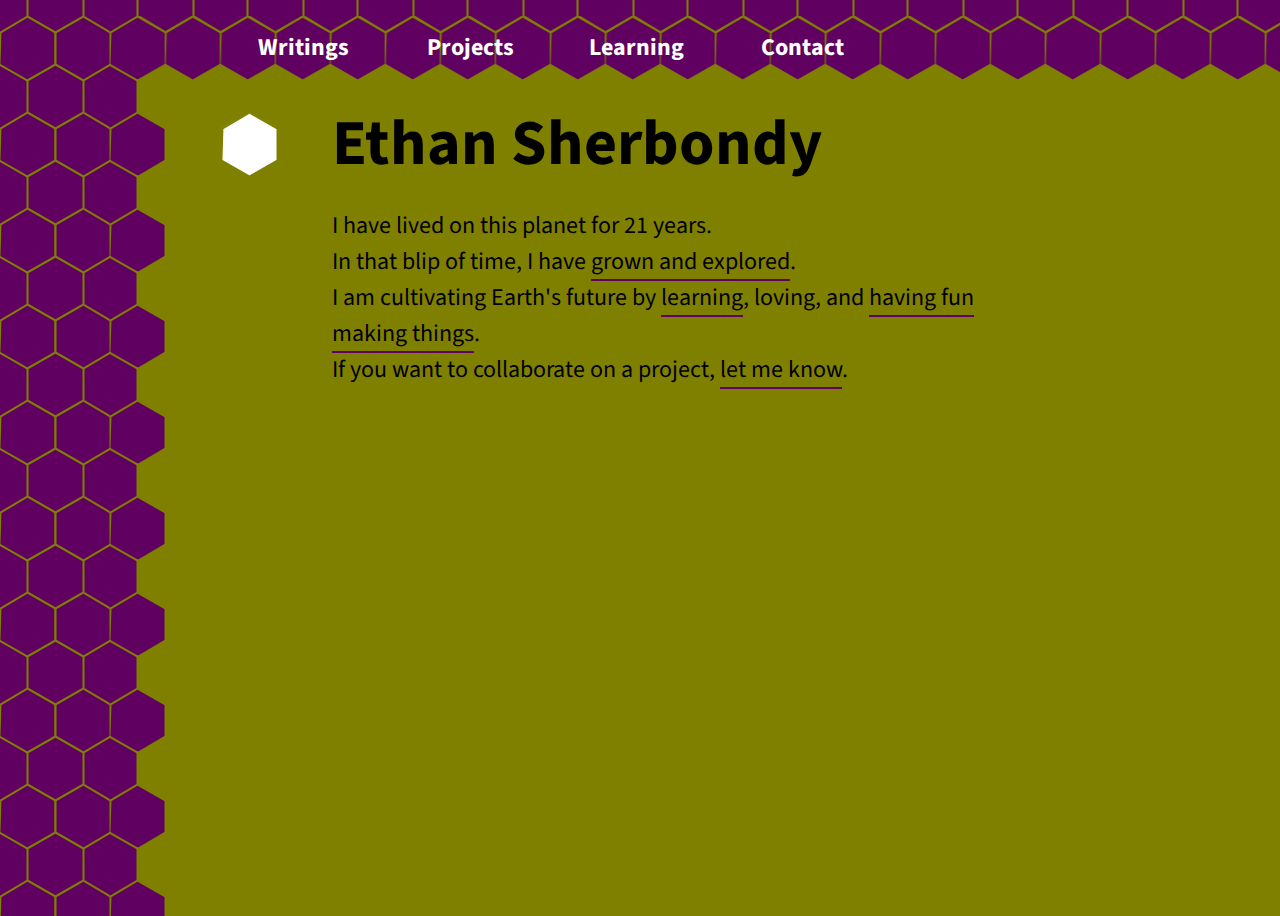
<file: index.html>
<!DOCTYPE html>
<html>
<head>
    <title>Ethan Sherbondy</title>
    <link href='http://fonts.googleapis.com/css?family=Source+Sans+Pro:400,700,400italic,700italic' rel='stylesheet' type='text/css'>
    <link rel="stylesheet" type="text/css" href="style.css">
</head>
<body>
    <div id="main">
        <img id="logo" src="hex-simple.png">
            <ul id="nav">
                <li><a href="#">Writings</a></li>
                <li><a href="#">Projects</a></li>
                <li><a href="#">Learning</a></li>
                <li><a href="#">Contact</a></li>
            </ul>

        <div id="content">
            <h1>Ethan Sherbondy</h1>

            <p>I have lived on this planet for 21 years.</p>
            <p>In that blip of time, I have
                <a href="#">grown and explored</a>.</p>
            <p>I am cultivating Earth's
                future by <a href="#">learning</a>, loving, and
                <a href="#">having fun making things</a>.</p>
            <p>If you want to collaborate on a project,
                <a href="#">let me know</a>.</p>
        </div>
    </div>
</body>
</html>
</file>
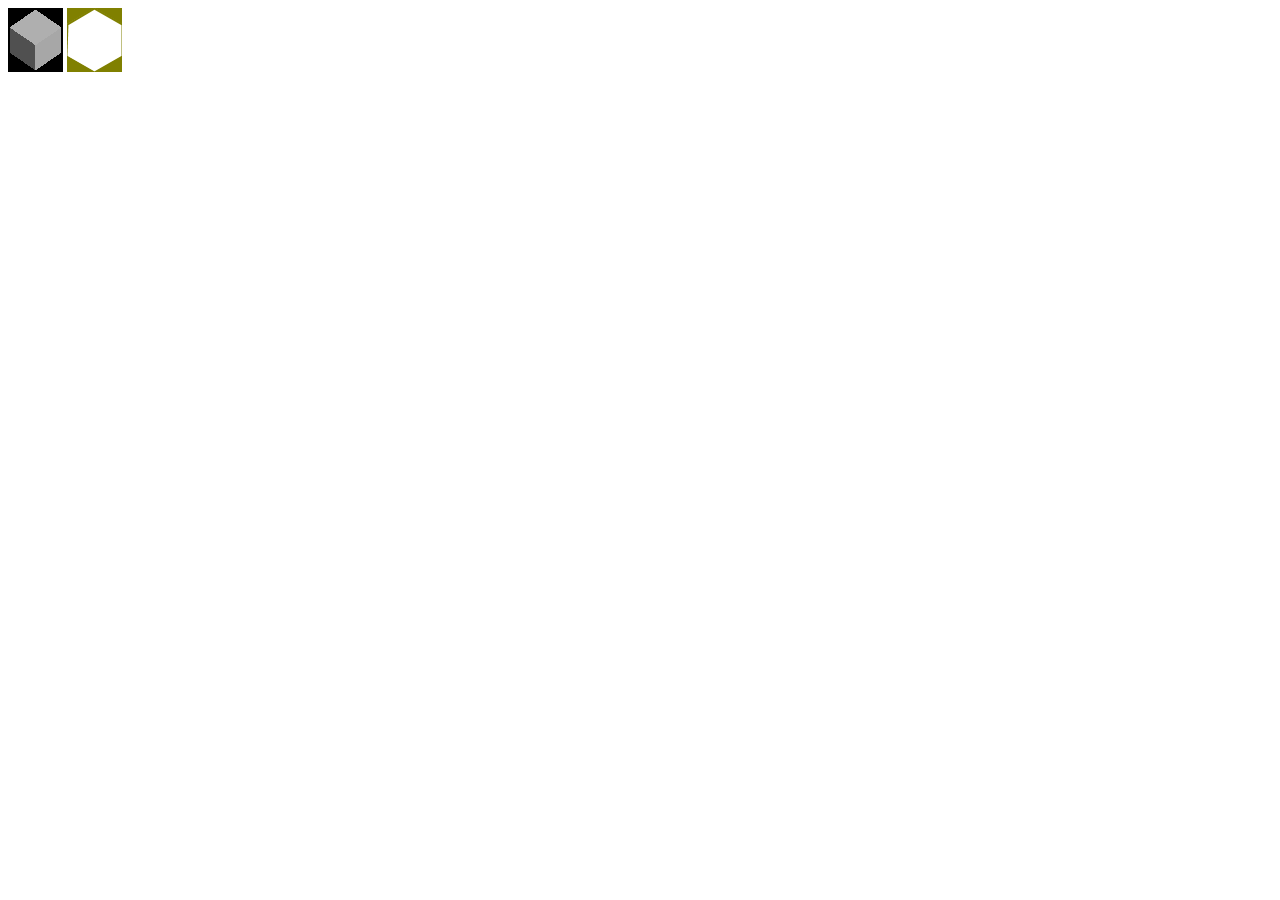
<file: cube.html>
<!DOCTYPE html>
<html>
<head>
    <title>Cube Test</title>
    <script src="three.js"></script>
</head>
<body>
    <canvas id="canvas" width="55" height="64"></canvas>
    <img src="hex-simple.png">
    <script src="cube.js"></script>
</body>
</html>
</file>
<file: style.css>
* {
  line-height: 1;
  padding: 0;
  margin: 0;
}

body {
  height: 100%;
  width: 100%;
  position: absolute;
  font-family: 'Source Sans Pro', sans-serif;
  font-size: 16px;
  background-position-y: 48.0px;
  background-color: #600060;
  background-image: url('hex-bg-tile.png');
}

#main {
  min-height: 100%;
  margin-left: 137.56406460551017px;
  margin-top: 32px;
  background-image: url('hex-fg-tile.png');
  background-repeat: repeat-y;
  background-position-y: 32px;
  background-color: #808000;
}

#logo {
  top: 112px;
  left: 221.70250336881628px;
  position: absolute;
}

#content {
  max-width: 665.1075101064489px;
  padding-right: 27.712812921102035px;
  padding-left: 193.98969044771425px;
}

#content h1 {
  margin-bottom: 32px;
  font-size: 64px;
}

#content p {
  line-height: 1.5;
  font-size: 24px;
}

#content p a {
  text-decoration: none;
  border-bottom: 2px solid #600060;
  color: #000000;
}

#content p a:hover, #content p a:focus {
  border-bottom: 2px solid #000;
  background: #ffffff;
}

#nav {
  overflow: hidden;
  display: block;
  padding-left: 83.13843876330611px;
  background-color: #000000;
  margin-left: 0.0px;
  height: 64px;
  margin-bottom: 32px;
  background-position-x: -27.712812921102035px;
  background-position-y: 0px;
  margin-top: -16.0px;
  font-weight: bold;
  background-repeat: x;
  background-image: url('hex-nav.png');
  font-size: 24px;
}

#nav li {
  float: left;
  list-style: none;
}

#nav li a {
  color: #ffffff;
  padding-bottom: 20px;
  padding-top: 20px;
  display: block;
  float: left;
  width: 166.27687752661222px;
  text-decoration: none;
  text-align: center;
}

#nav li a:hover {
  color: #000000;
  background-position-y: 0px;
  background-repeat: x;
  background-image: url('hex-nav-hover.png');
  background-color: #ffffff;
}
</file>
